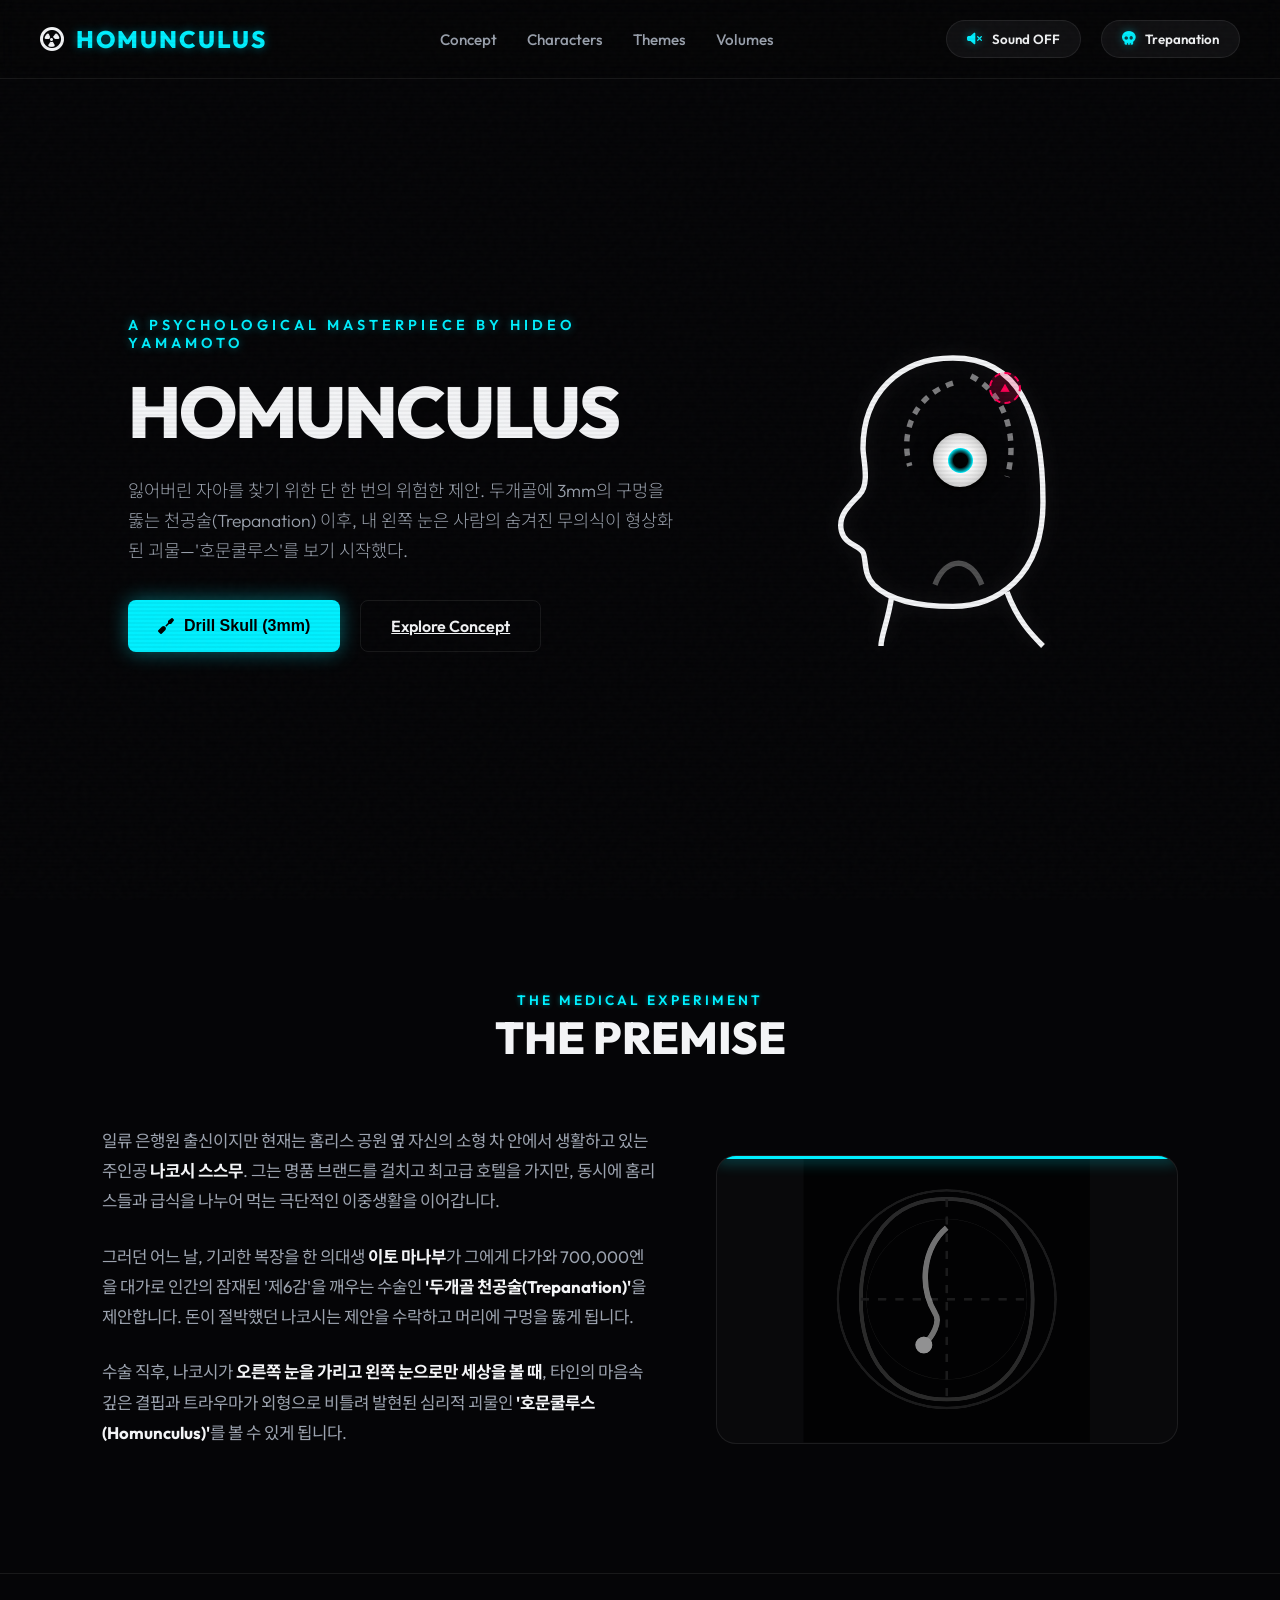
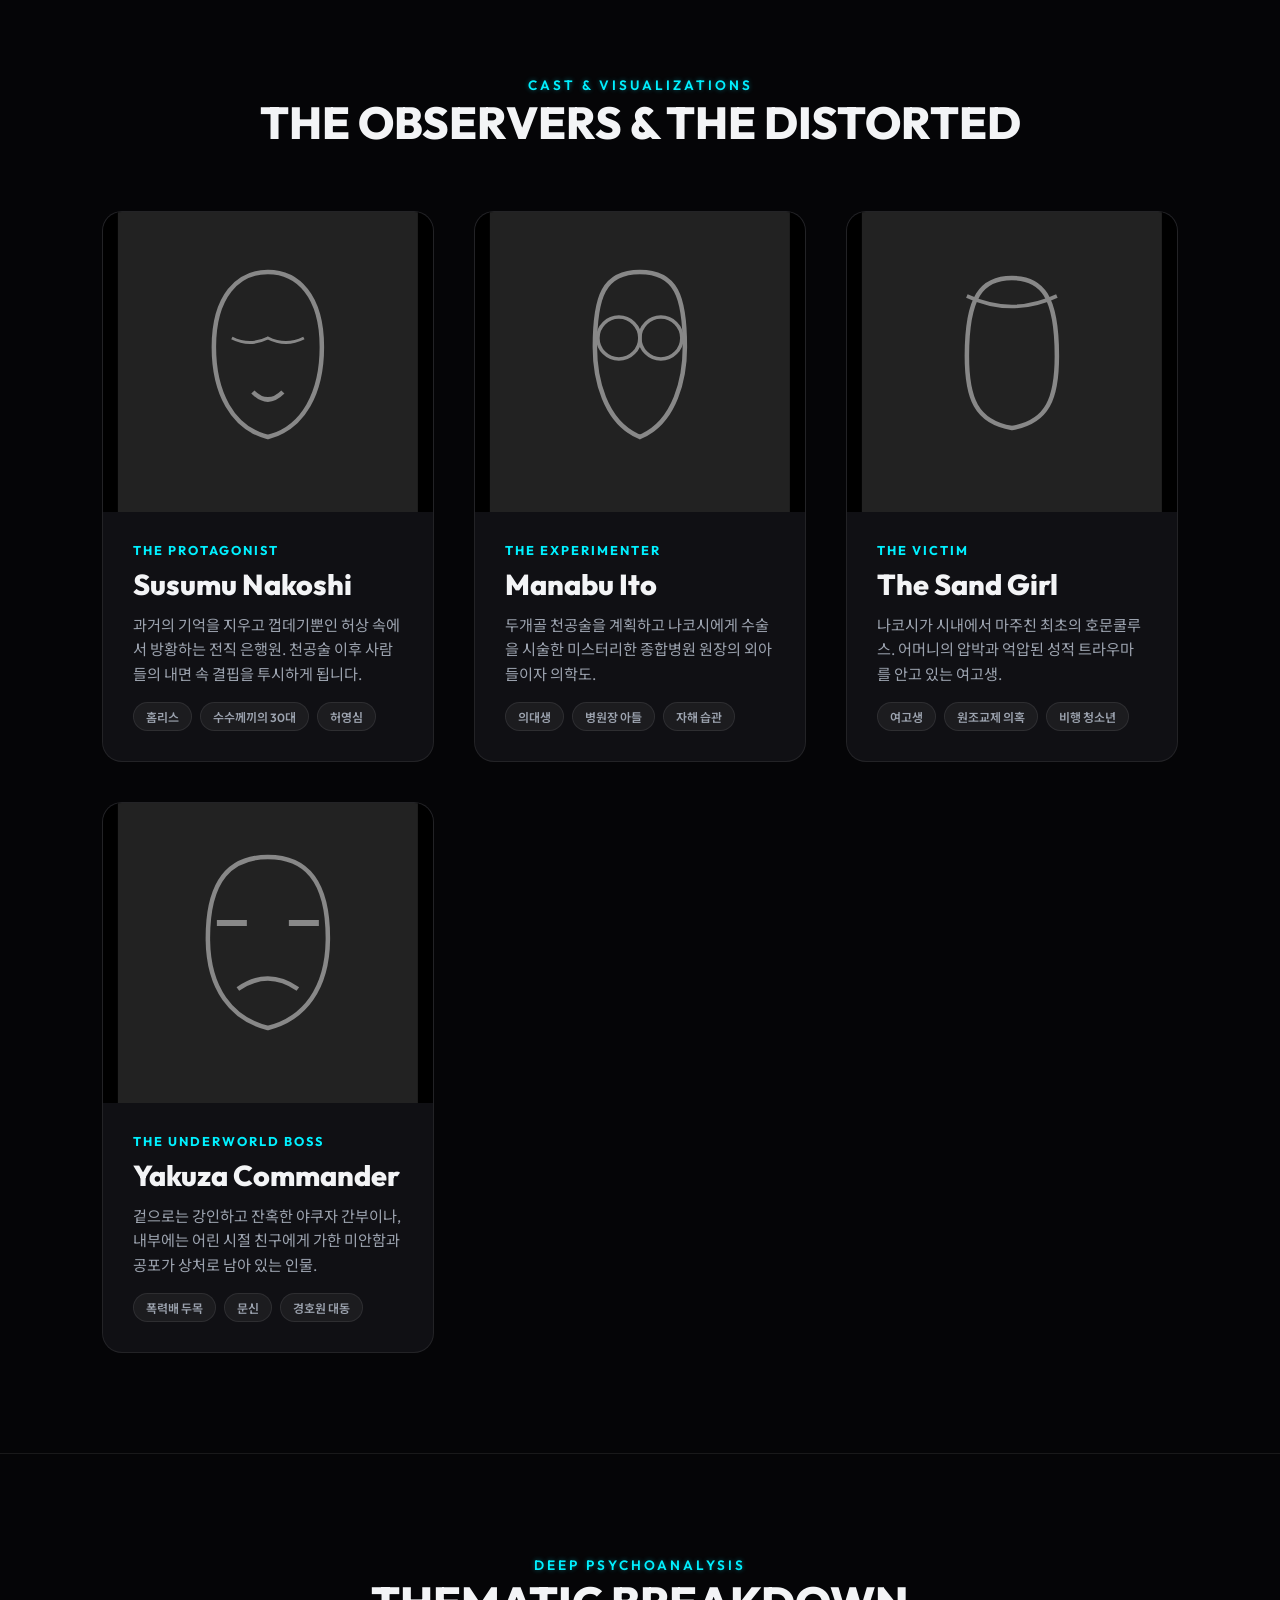
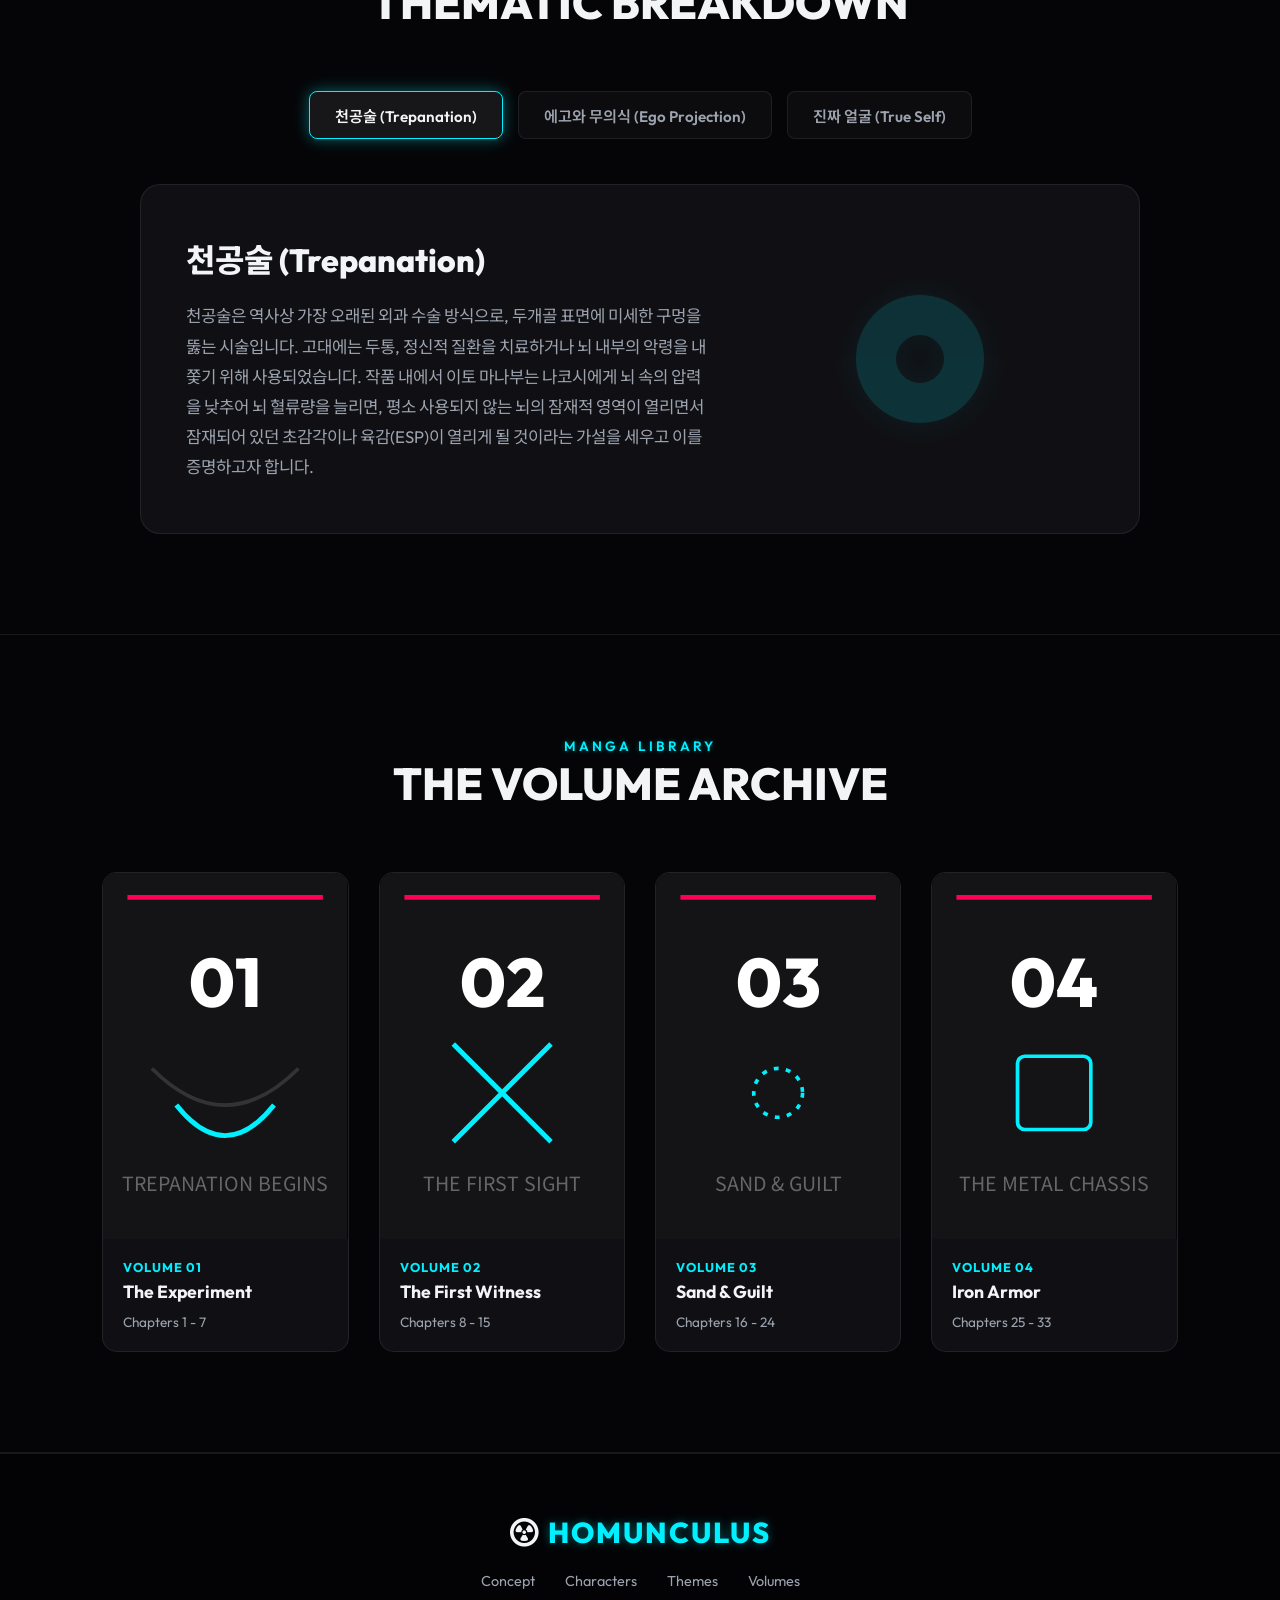
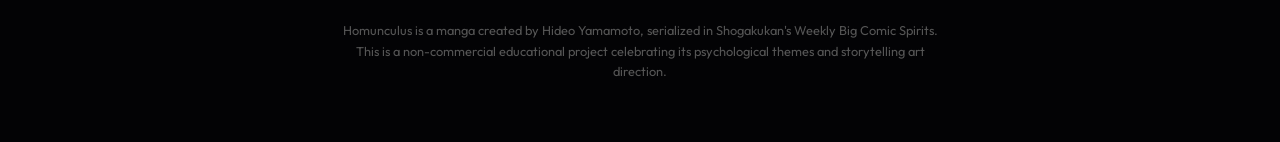
<file: index.html>
<!DOCTYPE html>
<html lang="ko">
<head>
    <meta charset="UTF-8">
    <meta name="viewport" content="width=device-width, initial-scale=1.0">
    <title>Homunculus | 이토록 기괴한 자아의 목격</title>
    <!-- Google Fonts -->
    <link rel="preconnect" href="https://fonts.googleapis.com">
    <link rel="preconnect" href="https://fonts.gstatic.com" crossorigin>
    <link href="https://fonts.googleapis.com/css2?family=Outfit:wght@300;400;600;800&family=Noto+Sans+KR:wght@300;400;700&display=swap" rel="stylesheet">
    <!-- FontAwesome for icons -->
    <link rel="stylesheet" href="https://cdnjs.cloudflare.com/ajax/libs/font-awesome/6.4.0/css/all.min.css">
    <!-- Stylesheet -->
    <link rel="stylesheet" href="styles.css">
</head>
<body>

    <!-- CRT Visual effects & scanlines -->
    <div class="crt-overlay"></div>
    <div class="noise-overlay"></div>

    <!-- Navigation Header -->
    <header>
        <a href="#" class="logo">
            <i class="fa-solid fa-circle-radiation"></i>
            <span>HOMUNCULUS</span>
        </a>
        <ul class="nav-links">
            <li><a href="#concept">Concept</a></li>
            <li><a href="#characters">Characters</a></li>
            <li><a href="#themes">Themes</a></li>
            <li><a href="#volumes">Volumes</a></li>
        </ul>
        <div class="controls-container">
            <button class="mode-toggle-btn" id="audio-toggle-btn">
                <i class="fa-solid fa-volume-xmark"></i> Sound OFF
            </button>
            <button class="mode-toggle-btn" id="global-mode-btn" onclick="toggleGlobalMode()">
                <i class="fa-solid fa-skull"></i> Trepanation
            </button>
        </div>
    </header>

    <!-- Hero / Title Section -->
    <section class="hero-section">
        <div class="hero-content">
            <span class="hero-subtitle">A Psychological Masterpiece by Hideo Yamamoto</span>
            <h1 class="glitch-title" id="main-title">HOMUNCULUS</h1>
            <p class="hero-desc">
                잃어버린 자아를 찾기 위한 단 한 번의 위험한 제안. 두개골에 3mm의 구멍을 뚫는 천공술(Trepanation) 이후, 내 왼쪽 눈은 사람의 숨겨진 무의식이 형상화된 괴물—'호문쿨루스'를 보기 시작했다.
            </p>
            <div class="hero-btns">
                <button class="btn-primary" onclick="triggerDrill()">
                    <i class="fa-solid fa-screwdriver"></i> Drill Skull (3mm)
                </button>
                <a href="#concept" class="btn-secondary">Explore Concept</a>
            </div>
        </div>

        <div class="hero-interactive">
            <div class="head-visual-container">
                <!-- Custom SVG illustration of a human head side-profile -->
                <div class="nakoshi-svg-container">
                    <svg class="main-head-svg" viewBox="0 0 100 100" xmlns="http://www.w3.org/2000/svg">
                        <!-- Head contour -->
                        <path d="M 50,15 
                                 C 35,15 25,25 25,40 
                                 C 25,43 27,50 24,53 
                                 C 21,56 18,59 19,63 
                                 C 20,67 24,67 25,69 
                                 C 26,71 25,75 28,78 
                                 C 32,82 40,84 50,84 
                                 C 62,84 75,76 75,55 
                                 C 75,30 68,15 50,15 Z" />
                        <!-- Brain path decorative lines -->
                        <path d="M 50,22 C 40,25 35,35 38,45" stroke-dasharray="2,2" opacity="0.5" />
                        <path d="M 55,20 C 65,25 68,38 65,48" stroke-dasharray="2,2" opacity="0.5" />
                        <path d="M 45,78 C 48,70 55,70 58,78" opacity="0.3" />
                        <!-- Neck connection -->
                        <path d="M 33,81 C 32,88 30,92 30,95" />
                        <path d="M 65,80 C 68,88 72,92 75,95" />
                    </svg>

                    <!-- Interactive Eye Target (Placed on Nakoshi's Left Eye region) -->
                    <div class="interactive-eye">
                        <div class="iris"></div>
                    </div>

                    <!-- Trepanation Target Spot -->
                    <div class="drill-spot" onclick="triggerDrill()" title="Drill here (3mm)"></div>

                    <!-- Loader ring during drilling -->
                    <div class="drill-animation-overlay"></div>
                </div>
            </div>
        </div>
    </section>

    <!-- Concept / Story Synopsis -->
    <section class="section" id="concept">
        <div class="section-header">
            <span class="section-subtitle">The Medical Experiment</span>
            <h2 class="section-title">The Premise</h2>
        </div>
        <div class="concept-grid">
            <div class="concept-text">
                <p>
                    일류 은행원 출신이지만 현재는 홈리스 공원 옆 자신의 소형 차 안에서 생활하고 있는 주인공 <strong>나코시 스스무</strong>. 그는 명품 브랜드를 걸치고 최고급 호텔을 가지만, 동시에 홈리스들과 급식을 나누어 먹는 극단적인 이중생활을 이어갑니다. 
                </p>
                <p>
                    그러던 어느 날, 기괴한 복장을 한 의대생 <strong>이토 마나부</strong>가 그에게 다가와 700,000엔을 대가로 인간의 잠재된 '제6감'을 깨우는 수술인 <strong>'두개골 천공술(Trepanation)'</strong>을 제안합니다. 돈이 절박했던 나코시는 제안을 수락하고 머리에 구멍을 뚫게 됩니다.
                </p>
                <p>
                    수술 직후, 나코시가 <strong>오른쪽 눈을 가리고 왼쪽 눈으로만 세상을 볼 때</strong>, 타인의 마음속 깊은 결핍과 트라우마가 외형으로 비틀려 발현된 심리적 괴물인 <strong>'호문쿨루스(Homunculus)'</strong>를 볼 수 있게 됩니다.
                </p>
            </div>
            <div class="concept-visual">
                <div class="scanner-container">
                    <!-- Scanner background graphic representing a medical brain scan/X-ray -->
                    <svg class="scanner-image" viewBox="0 0 100 100" xmlns="http://www.w3.org/2000/svg">
                        <rect width="100" height="100" fill="#000" />
                        <circle cx="50" cy="50" r="38" stroke="#333" stroke-width="1" fill="none" />
                        <circle cx="50" cy="50" r="28" stroke="#222" stroke-width="0.5" fill="none" />
                        <!-- Brain lobes representation -->
                        <path d="M 50,15 C 30,15 20,30 20,50 C 20,70 30,85 50,85 C 70,85 80,70 80,50 C 80,30 70,15 50,15 Z" fill="none" stroke="#444" stroke-width="1.5" />
                        <path d="M 50,15 L 50,85" stroke="#333" stroke-width="1" stroke-dasharray="3,3" />
                        <path d="M 20,50 L 80,50" stroke="#333" stroke-width="1" stroke-dasharray="3,3" />
                        <!-- Neon signal path inside brain -->
                        <path d="M 50,25 C 42,32 40,45 46,55 C 48,58 45,63 42,66" fill="none" stroke="var(--accent)" stroke-width="2" style="transition: var(--transition-smooth); opacity: 0.8;" />
                        <circle cx="42" cy="66" r="3" fill="var(--accent)" style="transition: var(--transition-smooth);" />
                    </svg>
                    <div class="scanner-line"></div>
                </div>
            </div>
        </div>
    </section>

    <!-- Characters Section -->
    <section class="section" id="characters">
        <div class="section-header">
            <span class="section-subtitle">Cast & Visualizations</span>
            <h2 class="section-title">The Observers & The Distorted</h2>
        </div>
        <div class="character-grid">
            <!-- Nakoshi -->
            <div class="char-card" data-character="nakoshi">
                <div class="char-img-wrap">
                    <!-- Custom SVG representation for character profile image -->
                    <svg viewBox="0 0 100 100" class="char-img">
                        <rect width="100" height="100" fill="#222" />
                        <!-- Nakoshi public face outline -->
                        <path d="M 50,20 C 40,20 32,28 32,45 C 32,60 38,72 50,75 C 62,72 68,60 68,45 C 68,28 60,20 50,20 Z" fill="none" stroke="#888" stroke-width="1.5" />
                        <path d="M 38,42 Q 44,45 50,42 Q 56,45 62,42" fill="none" stroke="#888" stroke-width="1" />
                        <path d="M 45,60 Q 50,65 55,60" fill="none" stroke="#888" stroke-width="1.5" />
                    </svg>
                    <div class="homunculus-overlay-visual">
                        <!-- Nakoshi's Homunculus: A pure reflecting mirror -->
                        <svg viewBox="0 0 100 100" class="homunculus-svg">
                            <rect x="35" y="20" width="30" height="55" rx="15" fill="none" stroke="var(--neon-red)" stroke-width="2" />
                            <path d="M 40,28 L 60,48" stroke="var(--neon-red)" stroke-width="1.5" />
                            <path d="M 40,43 L 55,58" stroke="var(--neon-red)" stroke-width="1.5" />
                            <path d="M 40,58 L 48,66" stroke="var(--neon-red)" stroke-width="1.5" />
                        </svg>
                    </div>
                </div>
                <div class="char-info">
                    <span class="char-role">The Protagonist</span>
                    <h3 class="char-name">Susumu Nakoshi</h3>
                    <p class="char-desc">과거의 기억을 지우고 껍데기뿐인 허상 속에서 방황하는 전직 은행원. 천공술 이후 사람들의 내면 속 결핍을 투시하게 됩니다.</p>
                    <div class="char-traits">
                        <span class="trait-tag public-trait-tag">홈리스</span>
                        <span class="trait-tag public-trait-tag">수수께끼의 30대</span>
                        <span class="trait-tag public-trait-tag">허영심</span>
                        <span class="trait-tag homunculus-trait-tag">거울의 존재</span>
                        <span class="trait-tag homunculus-trait-tag">자아의 상실</span>
                        <span class="trait-tag homunculus-trait-tag">투영의 구멍</span>
                    </div>
                </div>
            </div>

            <!-- Ito -->
            <div class="char-card" data-character="ito">
                <div class="char-img-wrap">
                    <svg viewBox="0 0 100 100" class="char-img">
                        <rect width="100" height="100" fill="#222" />
                        <!-- Ito public appearance outline -->
                        <path d="M 50,20 C 38,20 35,28 35,45 C 35,55 38,70 50,75 C 62,70 65,55 65,45 C 65,28 62,20 50,20 Z" fill="none" stroke="#888" stroke-width="1.5" />
                        <!-- Glasses outline -->
                        <circle cx="43" cy="42" r="7" fill="none" stroke="#888" stroke-width="1.2" />
                        <circle cx="57" cy="42" r="7" fill="none" stroke="#888" stroke-width="1.2" />
                        <line x1="50" y1="42" x2="50" y2="42" stroke="#888" stroke-width="1.2" />
                    </svg>
                    <div class="homunculus-overlay-visual">
                        <!-- Ito's Homunculus: Transparent glass fishbowl -->
                        <svg viewBox="0 0 100 100" class="homunculus-svg">
                            <!-- Fishbowl -->
                            <circle cx="50" cy="48" r="28" fill="none" stroke="var(--neon-red)" stroke-width="2" />
                            <ellipse cx="50" cy="22" rx="14" ry="4" fill="none" stroke="var(--neon-red)" stroke-width="1.5" />
                            <!-- Floating fish -->
                            <path d="M 42,42 Q 50,38 58,42 L 58,46 Z" fill="none" stroke="var(--neon-red)" stroke-width="1.5" />
                            <path d="M 38,54 Q 45,50 52,54 L 52,58 Z" fill="none" stroke="var(--neon-red)" stroke-width="1.5" />
                        </svg>
                    </div>
                </div>
                <div class="char-info">
                    <span class="char-role">The Experimenter</span>
                    <h3 class="char-name">Manabu Ito</h3>
                    <p class="char-desc">두개골 천공술을 계획하고 나코시에게 수술을 시술한 미스터리한 종합병원 원장의 외아들이자 의학도.</p>
                    <div class="char-traits">
                        <span class="trait-tag public-trait-tag">의대생</span>
                        <span class="trait-tag public-trait-tag">병원장 아들</span>
                        <span class="trait-tag public-trait-tag">자해 습관</span>
                        <span class="trait-tag homunculus-trait-tag">투명한 유리</span>
                        <span class="trait-tag homunculus-trait-tag">어항 속의 물고기</span>
                        <span class="trait-tag homunculus-trait-tag">부성 콤플렉스</span>
                    </div>
                </div>
            </div>

            <!-- Sand Girl -->
            <div class="char-card" data-character="sandgirl">
                <div class="char-img-wrap">
                    <svg viewBox="0 0 100 100" class="char-img">
                        <rect width="100" height="100" fill="#222" />
                        <!-- School girl public face -->
                        <path d="M 50,22 C 40,22 35,28 35,48 C 35,62 38,70 50,72 C 62,70 65,62 65,48 C 65,28 60,22 50,22 Z" fill="none" stroke="#888" stroke-width="1.5" />
                        <path d="M 35,28 Q 50,35 65,28" stroke="#888" stroke-width="1.2" fill="none" />
                    </svg>
                    <div class="homunculus-overlay-visual">
                        <!-- Sand Girl's Homunculus: Shifting granular body of sand and shells -->
                        <svg viewBox="0 0 100 100" class="homunculus-svg">
                            <path d="M 35,25 C 25,35 30,55 35,70 C 40,75 60,75 65,70 C 70,55 75,35 65,25 Z" stroke="var(--neon-red)" stroke-width="1.5" stroke-dasharray="1,3" fill="none" />
                            <!-- Shell structures -->
                            <circle cx="50" cy="40" r="5" fill="none" stroke="var(--neon-red)" stroke-width="1.5" />
                            <circle cx="42" cy="55" r="4" fill="none" stroke="var(--neon-red)" stroke-width="1.5" />
                            <circle cx="58" cy="55" r="4" fill="none" stroke="var(--neon-red)" stroke-width="1.5" />
                        </svg>
                    </div>
                </div>
                <div class="char-info">
                    <span class="char-role">The Victim</span>
                    <h3 class="char-name">The Sand Girl</h3>
                    <p class="char-desc">나코시가 시내에서 마주친 최초의 호문쿨루스. 어머니의 압박과 억압된 성적 트라우마를 안고 있는 여고생.</p>
                    <div class="char-traits">
                        <span class="trait-tag public-trait-tag">여고생</span>
                        <span class="trait-tag public-trait-tag">원조교제 의혹</span>
                        <span class="trait-tag public-trait-tag">비행 청소년</span>
                        <span class="trait-tag homunculus-trait-tag">무너지는 모래</span>
                        <span class="trait-tag homunculus-trait-tag">조개껍데기</span>
                        <span class="trait-tag homunculus-trait-tag">억압된 성</span>
                    </div>
                </div>
            </div>

            <!-- Yakuza -->
            <div class="char-card" data-character="yakuza">
                <div class="char-img-wrap">
                    <svg viewBox="0 0 100 100" class="char-img">
                        <rect width="100" height="100" fill="#222" />
                        <!-- Yakuza boss face -->
                        <path d="M 50,18 C 38,18 30,25 30,45 C 30,62 38,72 50,75 C 62,72 70,62 70,45 C 70,25 62,18 50,18 Z" fill="none" stroke="#888" stroke-width="1.5" />
                        <line x1="33" y1="40" x2="43" y2="40" stroke="#888" stroke-width="2" />
                        <line x1="57" y1="40" x2="67" y2="40" stroke="#888" stroke-width="2" />
                        <path d="M 40,62 Q 50,55 60,62" stroke="#888" stroke-width="1.5" fill="none" />
                    </svg>
                    <div class="homunculus-overlay-visual">
                        <!-- Yakuza Homunculus: Mechanical robotic chassis containing a crying boy -->
                        <svg viewBox="0 0 100 100" class="homunculus-svg">
                            <!-- Mechanical armor -->
                            <rect x="25" y="25" width="50" height="50" rx="5" fill="none" stroke="var(--neon-red)" stroke-width="2" />
                            <line x1="25" y1="50" x2="75" y2="50" stroke="var(--neon-red)" stroke-width="1" />
                            <line x1="50" y1="25" x2="50" y2="75" stroke="var(--neon-red)" stroke-width="1" />
                            <!-- Tiny boy representation inside -->
                            <circle cx="50" cy="38" r="6" fill="none" stroke="var(--neon-red)" stroke-width="1.5" />
                            <path d="M 45,58 L 50,44 L 55,58" stroke="var(--neon-red)" stroke-width="1.5" fill="none" />
                        </svg>
                    </div>
                </div>
                <div class="char-info">
                    <span class="char-role">The Underworld Boss</span>
                    <h3 class="char-name">Yakuza Commander</h3>
                    <p class="char-desc">겉으로는 강인하고 잔혹한 야쿠자 간부이나, 내부에는 어린 시절 친구에게 가한 미안함과 공포가 상처로 남아 있는 인물.</p>
                    <div class="char-traits">
                        <span class="trait-tag public-trait-tag">폭력배 두목</span>
                        <span class="trait-tag public-trait-tag">문신</span>
                        <span class="trait-tag public-trait-tag">경호원 대동</span>
                        <span class="trait-tag homunculus-trait-tag">철갑 슈트 로봇</span>
                        <span class="trait-tag homunculus-trait-tag">울고 있는 꼬마</span>
                        <span class="trait-tag homunculus-trait-tag">단지(커터칼) 공포</span>
                    </div>
                </div>
            </div>
        </div>
    </section>

    <!-- Theme Breakdown Section -->
    <section class="section" id="themes">
        <div class="section-header">
            <span class="section-subtitle">Deep Psychoanalysis</span>
            <h2 class="section-title">Thematic Breakdown</h2>
        </div>
        <div class="theme-container">
            <div class="theme-tabs">
                <button class="theme-tab-btn active" data-theme="trepanation">천공술 (Trepanation)</button>
                <button class="theme-tab-btn" data-theme="homunculi">에고와 무의식 (Ego Projection)</button>
                <button class="theme-tab-btn" data-theme="identity">진짜 얼굴 (True Self)</button>
            </div>
            
            <div class="theme-content-panel">
                <div class="theme-panel-text">
                    <h3 class="theme-panel-title" id="panel-title">천공술 (Trepanation)</h3>
                    <p class="theme-panel-body" id="panel-body">
                        천공술은 역사상 가장 오래된 외과 수술 방식으로, 두개골 표면에 미세한 구멍을 뚫는 시술입니다. 고대에는 두통, 정신적 질환을 치료하거나 뇌 내부의 악령을 내쫓기 위해 사용되었습니다. 작품 내에서 이토 마나부는 나코시에게 뇌 속의 압력을 낮추어 뇌 혈류량을 늘리면, 평소 사용되지 않는 뇌의 잠재적 영역이 열리면서 잠재되어 있던 초감각이나 육감(ESP)이 열리게 될 것이라는 가설을 세우고 이를 증명하고자 합니다.
                    </p>
                </div>
                <div class="theme-panel-visual">
                    <i class="fa-solid fa-circle-dot" id="panel-icon"></i>
                </div>
            </div>
        </div>
    </section>

    <!-- Volume & Chapter Guide Section -->
    <section class="section" id="volumes">
        <div class="section-header">
            <span class="section-subtitle">Manga Library</span>
            <h2 class="section-title">The Volume Archive</h2>
        </div>
        <div class="volumes-container">
            <!-- Vol 1 -->
            <div class="volume-card">
                <div class="volume-cover">
                    <!-- Vector representation of a manga cover grid pattern -->
                    <svg viewBox="0 0 100 150" style="width: 100%; height: 100%;">
                        <rect width="100" height="150" fill="#141416" />
                        <line x1="10" y1="10" x2="90" y2="10" stroke="#ff0055" stroke-width="2" />
                        <!-- Volume number -->
                        <text x="50" y="55" font-family="'Outfit', sans-serif" font-weight="800" font-size="28" fill="#fff" text-anchor="middle">01</text>
                        <!-- Cover lines -->
                        <path d="M 20,80 Q 50,110 80,80" stroke="#333" stroke-width="1.5" fill="none" />
                        <path d="M 30,95 Q 50,120 70,95" stroke="var(--accent)" stroke-width="2" fill="none" style="transition: var(--transition-smooth);" />
                        <text x="50" y="130" font-family="'Noto Sans KR', sans-serif" font-size="8" fill="#666" text-anchor="middle">TREPANATION BEGINS</text>
                    </svg>
                </div>
                <div class="volume-info">
                    <div>
                        <div class="volume-number">Volume 01</div>
                        <h4 class="volume-title">The Experiment</h4>
                    </div>
                    <div class="volume-chapters">Chapters 1 - 7</div>
                </div>
            </div>

            <!-- Vol 2 -->
            <div class="volume-card">
                <div class="volume-cover">
                    <svg viewBox="0 0 100 150" style="width: 100%; height: 100%;">
                        <rect width="100" height="150" fill="#141416" />
                        <line x1="10" y1="10" x2="90" y2="10" stroke="#ff0055" stroke-width="2" />
                        <text x="50" y="55" font-family="'Outfit', sans-serif" font-weight="800" font-size="28" fill="#fff" text-anchor="middle">02</text>
                        <path d="M 30,70 L 70,110 M 70,70 L 30,110" stroke="var(--accent)" stroke-width="2" style="transition: var(--transition-smooth);" />
                        <text x="50" y="130" font-family="'Noto Sans KR', sans-serif" font-size="8" fill="#666" text-anchor="middle">THE FIRST SIGHT</text>
                    </svg>
                </div>
                <div class="volume-info">
                    <div>
                        <div class="volume-number">Volume 02</div>
                        <h4 class="volume-title">The First Witness</h4>
                    </div>
                    <div class="volume-chapters">Chapters 8 - 15</div>
                </div>
            </div>

            <!-- Vol 3 -->
            <div class="volume-card">
                <div class="volume-cover">
                    <svg viewBox="0 0 100 150" style="width: 100%; height: 100%;">
                        <rect width="100" height="150" fill="#141416" />
                        <line x1="10" y1="10" x2="90" y2="10" stroke="#ff0055" stroke-width="2" />
                        <text x="50" y="55" font-family="'Outfit', sans-serif" font-weight="800" font-size="28" fill="#fff" text-anchor="middle">03</text>
                        <!-- Stylized sand grain particles -->
                        <circle cx="50" cy="90" r="10" stroke="var(--accent)" stroke-width="1.5" fill="none" stroke-dasharray="2,3" style="transition: var(--transition-smooth);" />
                        <text x="50" y="130" font-family="'Noto Sans KR', sans-serif" font-size="8" fill="#666" text-anchor="middle">SAND & GUILT</text>
                    </svg>
                </div>
                <div class="volume-info">
                    <div>
                        <div class="volume-number">Volume 03</div>
                        <h4 class="volume-title">Sand & Guilt</h4>
                    </div>
                    <div class="volume-chapters">Chapters 16 - 24</div>
                </div>
            </div>

            <!-- Vol 4 -->
            <div class="volume-card">
                <div class="volume-cover">
                    <svg viewBox="0 0 100 150" style="width: 100%; height: 100%;">
                        <rect width="100" height="150" fill="#141416" />
                        <line x1="10" y1="10" x2="90" y2="10" stroke="#ff0055" stroke-width="2" />
                        <text x="50" y="55" font-family="'Outfit', sans-serif" font-weight="800" font-size="28" fill="#fff" text-anchor="middle">04</text>
                        <!-- Steel grid motif -->
                        <rect x="35" y="75" width="30" height="30" rx="3" stroke="var(--accent)" stroke-width="1.5" fill="none" style="transition: var(--transition-smooth);" />
                        <text x="50" y="130" font-family="'Noto Sans KR', sans-serif" font-size="8" fill="#666" text-anchor="middle">THE METAL CHASSIS</text>
                    </svg>
                </div>
                <div class="volume-info">
                    <div>
                        <div class="volume-number">Volume 04</div>
                        <h4 class="volume-title">Iron Armor</h4>
                    </div>
                    <div class="volume-chapters">Chapters 25 - 33</div>
                </div>
            </div>
        </div>
    </section>

    <!-- Footer -->
    <footer>
        <div class="footer-logo">
            <i class="fa-solid fa-circle-radiation"></i>
            <span>HOMUNCULUS</span>
        </div>
        <ul class="footer-nav">
            <li><a href="#concept">Concept</a></li>
            <li><a href="#characters">Characters</a></li>
            <li><a href="#themes">Themes</a></li>
            <li><a href="#volumes">Volumes</a></li>
        </ul>
        <p class="footer-disclaimer">
            Homunculus is a manga created by Hideo Yamamoto, serialized in Shogakukan's Weekly Big Comic Spirits. This is a non-commercial educational project celebrating its psychological themes and storytelling art direction.
        </p>
    </footer>

    <!-- Interactive Character Psyche Modal -->
    <div class="modal-overlay" id="psyche-modal">
        <div class="modal-card">
            <div class="modal-close-btn" id="modal-close"><i class="fa-solid fa-xmark"></i></div>
            
            <span class="modal-role" id="modal-char-role">Role</span>
            <h3 class="modal-name" id="modal-char-name">Character Name</h3>
            <p class="modal-desc" id="modal-char-desc">Description</p>
            
            <div class="modal-divider"></div>
            
            <!-- Persona Dual States -->
            <div class="modal-split">
                <div class="modal-split-half">
                    <h4 class="modal-subtitle">Public Identity <span style="font-size: 0.8rem; font-weight: normal; color: var(--text-muted);">(외면적 페르소나)</span></h4>
                    <div class="modal-tags" id="modal-public-tags">
                        <!-- tags injected here -->
                    </div>
                </div>
                <div class="modal-split-half">
                    <h4 class="modal-subtitle" style="color: var(--neon-red);">Homunculus Psyche <span style="font-size: 0.8rem; font-weight: normal; color: rgba(255, 0, 85, 0.5);">(내면의 결핍과 트라우마)</span></h4>
                    <div class="modal-tags" id="modal-homunculus-tags">
                        <!-- tags injected here -->
                    </div>
                </div>
            </div>

            <div class="modal-detail-panel">
                <h4 class="detail-panel-title" id="modal-psyche-title">Psyche Analysis</h4>
                <p class="detail-panel-body" id="modal-psyche-desc">Detailed analysis body text...</p>
            </div>
        </div>
    </div>

    <!-- Extra Modal CSS Styles to avoid creating extra files -->
    <style>
        .modal-overlay {
            position: fixed;
            top: 0;
            left: 0;
            width: 100vw;
            height: 100vh;
            background: rgba(0, 0, 0, 0.85);
            backdrop-filter: blur(15px);
            -webkit-backdrop-filter: blur(15px);
            z-index: 1000;
            display: flex;
            justify-content: center;
            align-items: center;
            opacity: 0;
            pointer-events: none;
            transition: var(--transition-smooth);
        }

        .modal-overlay.active {
            opacity: 1;
            pointer-events: auto;
        }

        .modal-card {
            background: var(--bg-card);
            border: 1px solid var(--border-color);
            border-radius: 25px;
            width: 90%;
            max-width: 650px;
            padding: 40px;
            position: relative;
            transform: translateY(30px);
            transition: var(--transition-smooth);
            box-shadow: 0 25px 50px rgba(0,0,0,0.5);
        }

        .modal-overlay.active .modal-card {
            transform: translateY(0);
        }

        .modal-close-btn {
            position: absolute;
            top: 25px;
            right: 25px;
            width: 40px;
            height: 40px;
            background: rgba(255, 255, 255, 0.05);
            border: 1px solid var(--border-color);
            color: var(--text-main);
            border-radius: 50%;
            display: flex;
            justify-content: center;
            align-items: center;
            cursor: pointer;
            transition: var(--transition-smooth);
        }

        .modal-close-btn:hover {
            background: var(--accent);
            color: #000;
            border-color: var(--accent);
            box-shadow: 0 0 15px var(--accent-glow);
        }

        .modal-role {
            font-size: 0.8rem;
            color: var(--accent);
            font-weight: 700;
            text-transform: uppercase;
            letter-spacing: 2px;
            display: block;
            margin-bottom: 5px;
        }

        .modal-name {
            font-size: 2.2rem;
            font-weight: 800;
            margin-bottom: 15px;
        }

        .modal-desc {
            color: var(--text-muted);
            line-height: 1.6;
            font-size: 1rem;
            margin-bottom: 25px;
        }

        .modal-divider {
            height: 1px;
            background: var(--border-color);
            margin-bottom: 25px;
        }

        .modal-split {
            display: grid;
            grid-template-columns: 1fr 1fr;
            gap: 30px;
            margin-bottom: 30px;
        }

        .modal-subtitle {
            font-size: 0.95rem;
            font-weight: 700;
            text-transform: uppercase;
            letter-spacing: 1px;
            margin-bottom: 15px;
            display: flex;
            flex-direction: column;
            gap: 3px;
        }

        .modal-tags {
            display: flex;
            flex-wrap: wrap;
            gap: 8px;
        }

        .modal-detail-panel {
            background: rgba(255, 255, 255, 0.02);
            border: 1px solid var(--border-color);
            border-radius: 15px;
            padding: 25px;
            transition: var(--transition-smooth);
        }

        body.homunculus-active .modal-detail-panel {
            border-color: rgba(255, 0, 85, 0.2);
            background: rgba(255, 0, 85, 0.02);
        }

        .detail-panel-title {
            font-size: 1.1rem;
            font-weight: 700;
            margin-bottom: 10px;
            color: var(--accent);
            text-shadow: 0 0 5px var(--accent-glow);
        }

        .detail-panel-body {
            color: var(--text-muted);
            font-size: 0.95rem;
            line-height: 1.7;
        }

        @media (max-width: 648px) {
            .modal-split {
                grid-template-columns: 1fr;
                gap: 20px;
            }
            .modal-card {
                padding: 30px 20px;
            }
            .modal-name {
                font-size: 1.7rem;
            }
        }
    </style>

    <!-- App Engine JavaScript -->
    <script src="app.js"></script>
</body>
</html>
</file>
<file: styles.css>
/* Homunculus Manga Website Design System */

:root {
    --bg-dark: #050507;
    --bg-card: #101014;
    --border-color: rgba(255, 255, 255, 0.08);
    
    /* Neon Colors */
    --neon-blue: #00f0ff;
    --neon-green: #39ff14;
    --neon-red: #ff0055;
    
    /* Theme State Colors */
    --accent: var(--neon-blue);
    --accent-glow: rgba(0, 240, 255, 0.4);
    --text-main: #f3f4f6;
    --text-muted: #9ca3af;
    
    /* Animation Speeds */
    --transition-smooth: all 0.4s cubic-bezier(0.25, 0.8, 0.25, 1);
}

/* Homunculus Mode Styles - Global State overrides */
body.homunculus-active {
    --bg-dark: #0f0505;
    --bg-card: #1c0b0b;
    --border-color: rgba(255, 0, 85, 0.15);
    --accent: var(--neon-red);
    --accent-glow: rgba(255, 0, 85, 0.5);
    --text-main: #ffebeb;
    --text-muted: #bda2a2;
}

* {
    margin: 0;
    padding: 0;
    box-sizing: border-box;
    scrollbar-width: thin;
    scrollbar-color: var(--accent) var(--bg-dark);
}

/* Custom Scrollbar */
::-webkit-scrollbar {
    width: 6px;
}
::-webkit-scrollbar-track {
    background: var(--bg-dark);
}
::-webkit-scrollbar-thumb {
    background: var(--accent);
    border-radius: 3px;
    box-shadow: 0 0 10px var(--accent-glow);
}

body {
    background-color: var(--bg-dark);
    color: var(--text-main);
    font-family: 'Outfit', 'Noto Sans KR', sans-serif;
    min-height: 100vh;
    overflow-x: hidden;
    transition: var(--transition-smooth);
    position: relative;
}

/* CRT Scanline & Distortion Overlay */
.crt-overlay {
    position: fixed;
    top: 0;
    left: 0;
    width: 100vw;
    height: 100vh;
    background: linear-gradient(rgba(18, 16, 16, 0) 50%, rgba(0, 0, 0, 0.25) 50%);
    background-size: 100% 4px;
    z-index: 9999;
    pointer-events: none;
    opacity: 0.15;
    transition: var(--transition-smooth);
}

body.homunculus-active .crt-overlay {
    opacity: 0.35;
    animation: flicker 0.15s infinite;
}

/* Ambient noise background */
.noise-overlay {
    position: fixed;
    top: 0;
    left: 0;
    width: 100vw;
    height: 100vh;
    background-image: url("data:image/svg+xml,%3Csvg viewBox='0 0 200 200' xmlns='http://www.w3.org/2000/svg'%3E%3Cfilter id='noiseFilter'%3E%3CfeTurbulence type='fractalNoise' baseFrequency='0.8' numOctaves='3' stitchTiles='stitch'/%3E%3C/filter%3E%3Crect width='100%25' height='100%25' filter='url(%23noiseFilter)'/%3E%3C/svg%3E");
    opacity: 0.02;
    z-index: 9998;
    pointer-events: none;
}

body.homunculus-active .noise-overlay {
    opacity: 0.05;
}

/* Header & Navigation */
header {
    width: 100%;
    padding: 20px 40px;
    display: flex;
    justify-content: space-between;
    align-items: center;
    border-bottom: 1px solid var(--border-color);
    position: sticky;
    top: 0;
    background: rgba(5, 5, 7, 0.8);
    backdrop-filter: blur(10px);
    -webkit-backdrop-filter: blur(10px);
    z-index: 100;
    transition: var(--transition-smooth);
}

.logo {
    font-size: 1.5rem;
    font-weight: 800;
    letter-spacing: 2px;
    text-transform: uppercase;
    color: var(--text-main);
    text-decoration: none;
    display: flex;
    align-items: center;
    gap: 10px;
}

.logo span {
    color: var(--accent);
    text-shadow: 0 0 10px var(--accent-glow);
    transition: var(--transition-smooth);
}

.nav-links {
    display: flex;
    gap: 30px;
    list-style: none;
}

.nav-links a {
    color: var(--text-muted);
    text-decoration: none;
    font-weight: 500;
    font-size: 0.95rem;
    transition: var(--transition-smooth);
    position: relative;
    padding: 5px 0;
}

.nav-links a::after {
    content: '';
    position: absolute;
    bottom: 0;
    left: 0;
    width: 0;
    height: 2px;
    background-color: var(--accent);
    box-shadow: 0 0 8px var(--accent-glow);
    transition: var(--transition-smooth);
}

.nav-links a:hover {
    color: var(--text-main);
}

.nav-links a:hover::after {
    width: 100%;
}

/* Mode Indicators & Controllers */
.controls-container {
    display: flex;
    align-items: center;
    gap: 20px;
}

.mode-toggle-btn {
    background: rgba(255, 255, 255, 0.05);
    border: 1px solid var(--border-color);
    color: var(--text-main);
    padding: 10px 20px;
    border-radius: 30px;
    font-family: inherit;
    font-weight: 600;
    cursor: pointer;
    display: flex;
    align-items: center;
    gap: 10px;
    transition: var(--transition-smooth);
}

.mode-toggle-btn:hover {
    background: rgba(255, 255, 255, 0.1);
    border-color: var(--accent);
    box-shadow: 0 0 15px var(--accent-glow);
}

.mode-toggle-btn i {
    color: var(--accent);
    text-shadow: 0 0 8px var(--accent-glow);
}

/* Hero Section */
.hero-section {
    position: relative;
    min-height: 90vh;
    width: 100%;
    display: flex;
    align-items: center;
    justify-content: space-between;
    padding: 0 8% 0 10%;
    overflow: hidden;
}

.hero-content {
    max-width: 550px;
    z-index: 10;
}

.hero-subtitle {
    color: var(--accent);
    text-transform: uppercase;
    letter-spacing: 4px;
    font-size: 0.9rem;
    font-weight: 600;
    margin-bottom: 20px;
    display: inline-block;
    position: relative;
    text-shadow: 0 0 8px var(--accent-glow);
}

.glitch-title {
    font-size: 4.5rem;
    font-weight: 800;
    line-height: 1.1;
    margin-bottom: 25px;
    text-transform: uppercase;
    position: relative;
    letter-spacing: -2px;
}

.hero-desc {
    color: var(--text-muted);
    font-size: 1.1rem;
    line-height: 1.7;
    margin-bottom: 35px;
    font-weight: 300;
}

/* Call to Action Buttons */
.hero-btns {
    display: flex;
    gap: 20px;
}

.btn-primary {
    background: var(--accent);
    color: #000;
    border: none;
    padding: 15px 30px;
    font-size: 1rem;
    font-weight: 700;
    border-radius: 8px;
    cursor: pointer;
    display: flex;
    align-items: center;
    gap: 10px;
    transition: var(--transition-smooth);
    box-shadow: 0 0 20px var(--accent-glow);
}

.btn-primary:hover {
    transform: translateY(-3px);
    box-shadow: 0 0 30px var(--accent);
}

.btn-secondary {
    background: transparent;
    border: 1px solid var(--border-color);
    color: var(--text-main);
    padding: 15px 30px;
    font-size: 1rem;
    font-weight: 600;
    border-radius: 8px;
    cursor: pointer;
    transition: var(--transition-smooth);
}

.btn-secondary:hover {
    border-color: var(--text-main);
    background: rgba(255, 255, 255, 0.05);
}

/* Interactive Skull & Drill (Hero Right Side) */
.hero-interactive {
    position: relative;
    width: 450px;
    height: 450px;
    display: flex;
    justify-content: center;
    align-items: center;
    z-index: 10;
}

.head-visual-container {
    position: relative;
    width: 100%;
    height: 100%;
}

/* Custom interactive skull or Nakoshi portrait SVG */
.nakoshi-svg-container {
    width: 100%;
    height: 100%;
    display: flex;
    justify-content: center;
    align-items: center;
    position: relative;
}

.main-head-svg {
    width: 80%;
    height: 80%;
    fill: none;
    stroke: var(--text-main);
    stroke-width: 1.5;
    transition: var(--transition-smooth);
    filter: drop-shadow(0 0 10px rgba(255, 255, 255, 0.1));
}

body.homunculus-active .main-head-svg {
    stroke: var(--accent);
    filter: drop-shadow(0 0 25px var(--accent-glow));
}

/* Eyeball that tracks the cursor */
.interactive-eye {
    position: absolute;
    width: 60px;
    height: 60px;
    background: radial-gradient(circle, #fff 30%, #ddd 60%, #999 100%);
    border-radius: 50%;
    border: 3px solid #000;
    box-shadow: 0 0 15px rgba(0,0,0,0.5);
    display: flex;
    justify-content: center;
    align-items: center;
    /* Position of Left Eye */
    left: 45%;
    top: 38%;
    transition: border-color var(--transition-smooth);
    z-index: 20;
}

body.homunculus-active .interactive-eye {
    border-color: var(--accent);
    box-shadow: 0 0 20px var(--accent-glow);
}

.iris {
    width: 25px;
    height: 25px;
    background: radial-gradient(circle, #000 40%, var(--accent) 70%, #000 100%);
    border-radius: 50%;
    position: absolute;
    transition: var(--transition-smooth);
}

/* Drilling Target Point */
.drill-spot {
    position: absolute;
    width: 32px;
    height: 32px;
    border-radius: 50%;
    background: rgba(255, 0, 85, 0.2);
    border: 2px dashed var(--neon-red);
    left: 58%;
    top: 25%;
    cursor: pointer;
    display: flex;
    justify-content: center;
    align-items: center;
    z-index: 30;
    animation: pulse 1.5s infinite;
    transition: var(--transition-smooth);
}

.drill-spot::before {
    content: '▲';
    font-size: 10px;
    color: var(--neon-red);
}

.drill-spot:hover {
    transform: scale(1.2);
    background: var(--neon-red);
}

.drill-spot:hover::before {
    color: #000;
}

body.homunculus-active .drill-spot {
    display: none; /* Hide when already trepanated */
}

/* Trepanation Drill Icon / Loader animation */
.drill-animation-overlay {
    position: absolute;
    width: 100px;
    height: 100px;
    border: 3px solid transparent;
    border-top: 3px solid var(--accent);
    border-radius: 50%;
    display: none;
    align-items: center;
    justify-content: center;
    z-index: 40;
    left: 49%;
    top: 17%;
    animation: rotate 0.8s linear infinite;
}

.drill-animation-overlay::after {
    content: '';
    width: 20px;
    height: 20px;
    background: var(--accent);
    border-radius: 50%;
    box-shadow: 0 0 15px var(--accent);
}

/* Section Common Layouts */
.section {
    padding: 100px 8%;
    border-bottom: 1px solid var(--border-color);
    position: relative;
}

.section-header {
    text-align: center;
    margin-bottom: 60px;
}

.section-subtitle {
    color: var(--accent);
    text-transform: uppercase;
    font-size: 0.85rem;
    letter-spacing: 3px;
    font-weight: 600;
    margin-bottom: 10px;
    text-shadow: 0 0 5px var(--accent-glow);
}

.section-title {
    font-size: 2.8rem;
    font-weight: 800;
    text-transform: uppercase;
}

/* Concept / Story Section */
.concept-grid {
    display: grid;
    grid-template-columns: 1.2fr 1fr;
    gap: 60px;
    align-items: center;
}

.concept-text {
    line-height: 1.8;
}

.concept-text p {
    margin-bottom: 25px;
    color: var(--text-muted);
    font-size: 1.05rem;
}

.concept-text p strong {
    color: var(--text-main);
}

.concept-visual {
    position: relative;
    border-radius: 20px;
    overflow: hidden;
    border: 1px solid var(--border-color);
    aspect-ratio: 16/10;
    display: flex;
    justify-content: center;
    align-items: center;
    background: rgba(255, 255, 255, 0.02);
}

/* Scanning effect visual */
.scanner-container {
    width: 100%;
    height: 100%;
    position: relative;
    display: flex;
    justify-content: center;
    align-items: center;
}

.scanner-image {
    width: 100%;
    height: 100%;
    object-fit: cover;
    filter: grayscale(1) contrast(1.2);
    opacity: 0.7;
    transition: var(--transition-smooth);
}

body.homunculus-active .scanner-image {
    filter: grayscale(1) contrast(1.5) invert(1);
    opacity: 0.4;
}

.scanner-line {
    position: absolute;
    width: 100%;
    height: 3px;
    background: var(--accent);
    box-shadow: 0 0 15px var(--accent);
    left: 0;
    top: 0;
    animation: scan 4s linear infinite;
    z-index: 5;
}

/* Characters Section */
.character-grid {
    display: grid;
    grid-template-columns: repeat(auto-fit, minmax(320px, 1fr));
    gap: 40px;
}

.char-card {
    background-color: var(--bg-card);
    border: 1px solid var(--border-color);
    border-radius: 20px;
    overflow: hidden;
    transition: var(--transition-smooth);
    position: relative;
    cursor: pointer;
}

.char-card:hover {
    transform: translateY(-10px);
    border-color: var(--accent);
    box-shadow: 0 15px 30px rgba(0, 0, 0, 0.3), 0 0 15px var(--accent-glow);
}

.char-img-wrap {
    width: 100%;
    height: 300px;
    position: relative;
    overflow: hidden;
    background: #000;
}

.char-img {
    width: 100%;
    height: 100%;
    object-fit: cover;
    transition: var(--transition-smooth);
    filter: grayscale(1);
}

.char-card:hover .char-img {
    filter: grayscale(0);
    transform: scale(1.05);
}

/* The Homunculus Overlay layer on character card */
.homunculus-overlay-visual {
    position: absolute;
    top: 0;
    left: 0;
    width: 100%;
    height: 100%;
    opacity: 0;
    pointer-events: none;
    transition: var(--transition-smooth);
    background: radial-gradient(circle, transparent 20%, rgba(0,0,0,0.8) 100%);
    display: flex;
    justify-content: center;
    align-items: center;
    z-index: 10;
}

.homunculus-svg {
    width: 90%;
    height: 90%;
    stroke: var(--neon-red);
    stroke-width: 1.5;
    fill: none;
    filter: drop-shadow(0 0 15px var(--neon-red));
}

body.homunculus-active .char-card .homunculus-overlay-visual {
    opacity: 1;
}

body.homunculus-active .char-card .char-img {
    filter: grayscale(1) blur(2px) contrast(1.5);
    opacity: 0.3;
}

.char-info {
    padding: 30px;
    position: relative;
}

.char-role {
    font-size: 0.8rem;
    text-transform: uppercase;
    color: var(--accent);
    font-weight: 700;
    letter-spacing: 2px;
    margin-bottom: 8px;
    display: block;
}

.char-name {
    font-size: 1.8rem;
    font-weight: 800;
    margin-bottom: 12px;
}

.char-desc {
    color: var(--text-muted);
    font-size: 0.95rem;
    line-height: 1.6;
    margin-bottom: 15px;
}

/* Dual state profile values inside cards */
.char-traits {
    display: flex;
    flex-wrap: wrap;
    gap: 8px;
    margin-top: 15px;
}

.trait-tag {
    background: rgba(255, 255, 255, 0.05);
    border: 1px solid var(--border-color);
    padding: 5px 12px;
    border-radius: 50px;
    font-size: 0.75rem;
    font-weight: 600;
    color: var(--text-muted);
    transition: var(--transition-smooth);
}

.char-card:hover .trait-tag {
    border-color: rgba(255, 255, 255, 0.15);
    color: var(--text-main);
}

/* Psyche Homunculus state tag overlay */
.homunculus-trait-tag {
    background: rgba(255, 0, 85, 0.1) !important;
    border-color: rgba(255, 0, 85, 0.3) !important;
    color: var(--neon-red) !important;
    display: none;
}

body.homunculus-active .homunculus-trait-tag {
    display: inline-block;
}
body.homunculus-active .public-trait-tag {
    display: none;
}

/* Themes Breakdown (Tabs/Interactive Grid) */
.theme-container {
    max-width: 1000px;
    margin: 0 auto;
}

.theme-tabs {
    display: flex;
    justify-content: center;
    gap: 15px;
    margin-bottom: 45px;
    flex-wrap: wrap;
}

.theme-tab-btn {
    background: rgba(255, 255, 255, 0.03);
    border: 1px solid var(--border-color);
    color: var(--text-muted);
    padding: 12px 25px;
    border-radius: 8px;
    cursor: pointer;
    font-family: inherit;
    font-weight: 600;
    font-size: 0.95rem;
    transition: var(--transition-smooth);
}

.theme-tab-btn:hover, .theme-tab-btn.active {
    background: rgba(255, 255, 255, 0.07);
    color: var(--text-main);
    border-color: var(--accent);
    box-shadow: 0 0 15px var(--accent-glow);
}

.theme-content-panel {
    background: var(--bg-card);
    border: 1px solid var(--border-color);
    border-radius: 20px;
    padding: 45px;
    min-height: 350px;
    display: flex;
    gap: 40px;
    align-items: center;
    position: relative;
    overflow: hidden;
}

.theme-panel-text {
    flex: 1.2;
}

.theme-panel-title {
    font-size: 2rem;
    font-weight: 800;
    margin-bottom: 20px;
}

.theme-panel-body {
    color: var(--text-muted);
    line-height: 1.8;
    font-size: 1.05rem;
}

.theme-panel-visual {
    flex: 0.8;
    display: flex;
    justify-content: center;
    align-items: center;
    position: relative;
}

.theme-panel-visual i {
    font-size: 8rem;
    color: var(--accent);
    opacity: 0.15;
    animation: float 5s ease-in-out infinite;
    text-shadow: 0 0 30px var(--accent-glow);
}

/* Volume Guide Section */
.volumes-container {
    display: grid;
    grid-template-columns: repeat(auto-fill, minmax(200px, 1fr));
    gap: 30px;
}

.volume-card {
    background: var(--bg-card);
    border: 1px solid var(--border-color);
    border-radius: 15px;
    overflow: hidden;
    transition: var(--transition-smooth);
    display: flex;
    flex-direction: column;
}

.volume-card:hover {
    transform: translateY(-8px);
    border-color: var(--accent);
    box-shadow: 0 10px 20px rgba(0,0,0,0.3);
}

.volume-cover {
    width: 100%;
    aspect-ratio: 2/3;
    background: #000;
    display: flex;
    justify-content: center;
    align-items: center;
    position: relative;
    overflow: hidden;
}

.volume-cover img {
    width: 100%;
    height: 100%;
    object-fit: cover;
    filter: grayscale(0.8) contrast(1.1);
    transition: var(--transition-smooth);
}

.volume-card:hover .volume-cover img {
    filter: grayscale(0) contrast(1);
    transform: scale(1.05);
}

.volume-info {
    padding: 20px;
    flex-grow: 1;
    display: flex;
    flex-direction: column;
    justify-content: space-between;
}

.volume-number {
    font-size: 0.8rem;
    text-transform: uppercase;
    color: var(--accent);
    font-weight: 700;
    letter-spacing: 1px;
    margin-bottom: 5px;
}

.volume-title {
    font-size: 1.1rem;
    font-weight: 700;
    margin-bottom: 10px;
}

.volume-chapters {
    font-size: 0.85rem;
    color: var(--text-muted);
}

/* Footer Section */
footer {
    width: 100%;
    padding: 60px 8%;
    background: #030305;
    border-top: 1px solid var(--border-color);
    text-align: center;
    position: relative;
    z-index: 10;
}

.footer-logo {
    font-size: 1.8rem;
    font-weight: 800;
    letter-spacing: 2px;
    margin-bottom: 20px;
}

.footer-logo span {
    color: var(--accent);
    text-shadow: 0 0 10px var(--accent-glow);
}

.footer-nav {
    display: flex;
    justify-content: center;
    gap: 30px;
    margin-bottom: 30px;
    list-style: none;
}

.footer-nav a {
    color: var(--text-muted);
    text-decoration: none;
    font-size: 0.9rem;
    transition: var(--transition-smooth);
}

.footer-nav a:hover {
    color: var(--accent);
}

.footer-disclaimer {
    max-width: 600px;
    margin: 0 auto;
    color: #555;
    font-size: 0.8rem;
    line-height: 1.6;
}

/* Animations */
@keyframes flicker {
    0% { opacity: 0.32; }
    50% { opacity: 0.38; }
    100% { opacity: 0.32; }
}

@keyframes pulse {
    0% { transform: scale(1); box-shadow: 0 0 0 0 rgba(255, 0, 85, 0.7); }
    70% { transform: scale(1.05); box-shadow: 0 0 0 10px rgba(255, 0, 85, 0); }
    100% { transform: scale(1); box-shadow: 0 0 0 0 rgba(255, 0, 85, 0); }
}

@keyframes rotate {
    0% { transform: translate(-50%, -50%) rotate(0deg); }
    100% { transform: translate(-50%, -50%) rotate(360deg); }
}

@keyframes scan {
    0% { top: 0; }
    50% { top: 100%; }
    100% { top: 0; }
}

/* Mobile Responsiveness */
@media (max-width: 968px) {
    header {
        padding: 20px;
        flex-direction: column;
        gap: 15px;
    }
    
    .hero-section {
        flex-direction: column-reverse;
        padding: 100px 5% 50px 5%;
        text-align: center;
        min-height: auto;
        gap: 50px;
    }

    .hero-btns {
        justify-content: center;
    }

    .hero-interactive {
        width: 320px;
        height: 320px;
    }

    .interactive-eye {
        width: 45px;
        height: 45px;
        left: 45%;
        top: 38%;
    }

    .iris {
        width: 18px;
        height: 18px;
    }

    .concept-grid {
        grid-template-columns: 1fr;
        gap: 40px;
    }

    .theme-content-panel {
        flex-direction: column;
        padding: 30px;
    }

    .theme-panel-visual {
        margin-top: 30px;
    }
}
</file>
